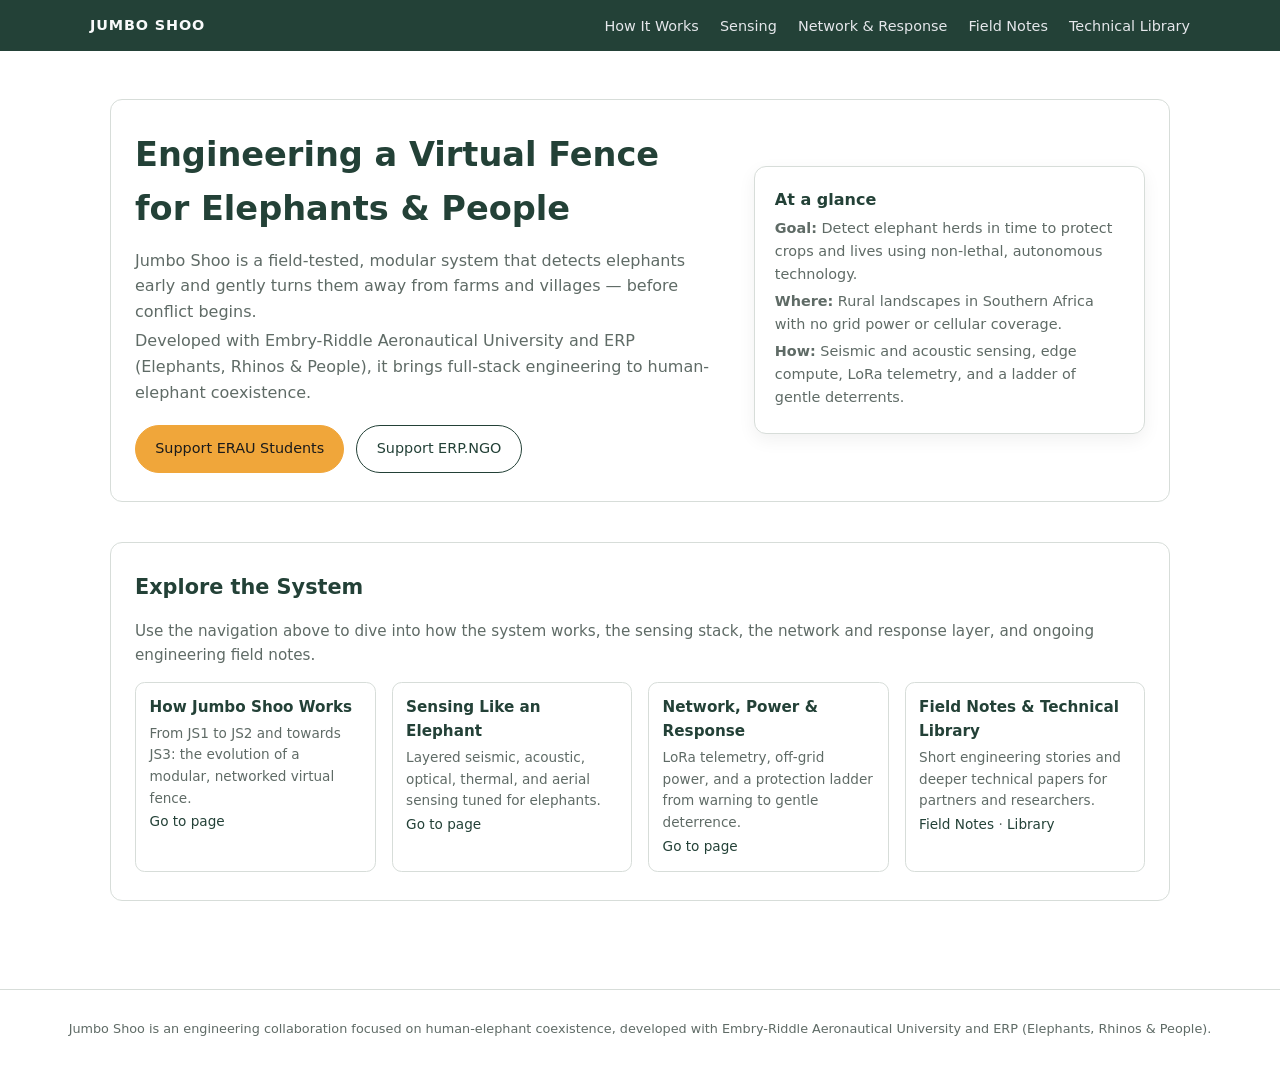
<file: index.html>
<!DOCTYPE html>
<html lang="en">
<head>
  <meta charset="UTF-8">
  <title>Jumbo Shoo – Engineering Coexistence</title>
  <meta name="viewport" content="width=device-width, initial-scale=1">

<!-- Privacy-friendly analytics by Plausible -->
<script async src="https://plausible.io/js/pa-RSeUyWGyPRyzJ_PIpyfzW.js"></script>
<script>
  window.plausible=window.plausible||function(){(plausible.q=plausible.q||[]).push(arguments)},plausible.init=plausible.init||function(i){plausible.o=i||{}};
  plausible.init()
</script>

  <link rel="stylesheet" href="styles.css">
</head>
<body>

<header>
  <div class="nav-inner">
    <div class="logo">Jumbo Shoo</div>
    <nav>
      <a href="how.html">How It Works</a>
      <a href="sensing.html">Sensing</a>
      <a href="network.html">Network &amp; Response</a>
      <a href="field-notes.html">Field Notes</a>
      <a href="library.html">Technical Library</a>
    </nav>
  </div>
</header>

<main>
  <section class="hero">
    <div>
      <h1>Engineering a Virtual Fence for Elephants &amp; People</h1>
      <p>Jumbo Shoo is a field-tested, modular system that detects elephants early and gently turns them away from farms and villages — before conflict begins.</p>
      <p>Developed with Embry-Riddle Aeronautical University and ERP (Elephants, Rhinos &amp; People), it brings full-stack engineering to human-elephant coexistence.</p>

      <div class="hero-cta">
<a href="https://crowdfunding.erau.edu/support-elephants-rhinos-and-people"
   class="btn btn-primary"
   target="_blank"
   rel="noopener">Support ERAU Students</a>

<a href="https://www.erp.ngo/donations/general-donations"
   class="btn btn-secondary"
   target="_blank"
   rel="noopener">Support ERP.NGO</a>
      </div>
    </div>
    <div class="hero-box">
      <h3>At a glance</h3>
      <p><strong>Goal:</strong> Detect elephant herds in time to protect crops and lives using non-lethal, autonomous technology.</p>
      <p><strong>Where:</strong> Rural landscapes in Southern Africa with no grid power or cellular coverage.</p>
      <p><strong>How:</strong> Seismic and acoustic sensing, edge compute, LoRa telemetry, and a ladder of gentle deterrents.</p>
    </div>
  </section>

  <section>
    <h2>Explore the System</h2>
    <p class="section-intro">
      Use the navigation above to dive into how the system works, the sensing stack, the network and response layer, and ongoing engineering field notes.
    </p>
    <div class="resource-list">
      <div class="resource-card">
        <h4>How Jumbo Shoo Works</h4>
        <p>From JS1 to JS2 and towards JS3: the evolution of a modular, networked virtual fence.</p>
        <p><a href="how.html">Go to page</a></p>
      </div>
      <div class="resource-card">
        <h4>Sensing Like an Elephant</h4>
        <p>Layered seismic, acoustic, optical, thermal, and aerial sensing tuned for elephants.</p>
        <p><a href="sensing.html">Go to page</a></p>
      </div>
      <div class="resource-card">
        <h4>Network, Power &amp; Response</h4>
        <p>LoRa telemetry, off-grid power, and a protection ladder from warning to gentle deterrence.</p>
        <p><a href="network.html">Go to page</a></p>
      </div>
      <div class="resource-card">
        <h4>Field Notes &amp; Technical Library</h4>
        <p>Short engineering stories and deeper technical papers for partners and researchers.</p>
        <p><a href="field-notes.html">Field Notes</a> · <a href="library.html">Library</a></p>
      </div>
    </div>
  </section>
</main>

<footer>
  <p>Jumbo Shoo is an engineering collaboration focused on human-elephant coexistence, developed with Embry-Riddle Aeronautical University and ERP (Elephants, Rhinos &amp; People).</p>
</footer>

</body>
</html>
</file>
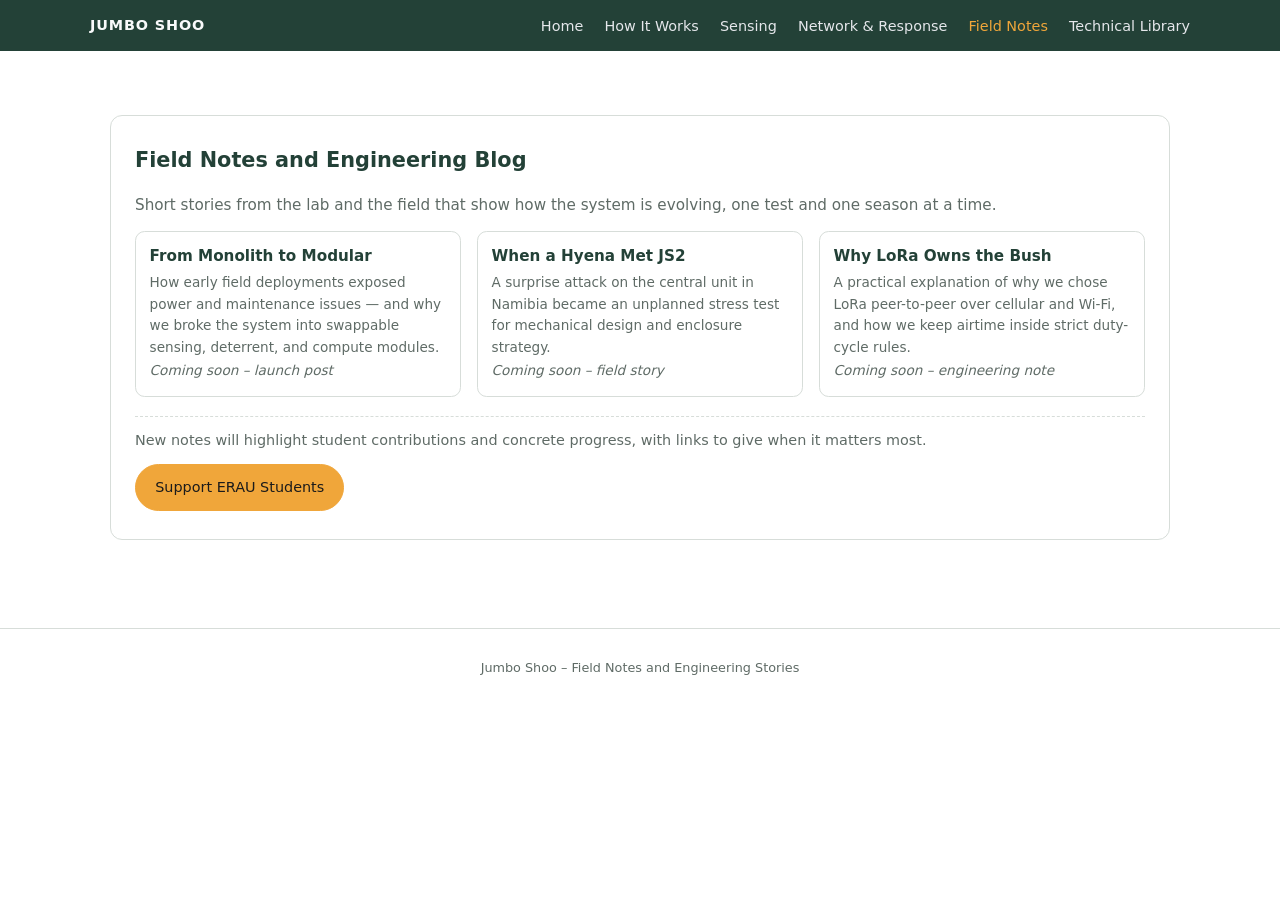
<file: field-notes.html>
<!DOCTYPE html>
<html lang="en">
<head>
  <meta charset="UTF-8">
  <title>Field Notes and Engineering Blog</title>
  <meta name="viewport" content="width=device-width, initial-scale=1">

<!-- Privacy-friendly analytics by Plausible -->
<script async src="https://plausible.io/js/pa-RSeUyWGyPRyzJ_PIpyfzW.js"></script>
<script>
  window.plausible=window.plausible||function(){(plausible.q=plausible.q||[]).push(arguments)},plausible.init=plausible.init||function(i){plausible.o=i||{}};
  plausible.init()
</script>

  <link rel="stylesheet" href="styles.css">
</head>
<body>

<header>
  <div class="nav-inner">
    <div class="logo">Jumbo Shoo</div>
    <nav>
      <a href="index.html">Home</a>
      <a href="how.html">How It Works</a>
      <a href="sensing.html">Sensing</a>
      <a href="network.html">Network &amp; Response</a>
      <a href="field-notes.html" class="active">Field Notes</a>
      <a href="library.html">Technical Library</a>
    </nav>
  </div>
</header>

<main>
  <section>
    <h2>Field Notes and Engineering Blog</h2>
    <p class="section-intro">
      Short stories from the lab and the field that show how the system is evolving, one test and one season at a time.
    </p>

    <div class="resource-list">
      <article class="resource-card">
        <h4>From Monolith to Modular</h4>
        <p>How early field deployments exposed power and maintenance issues — and why we broke the system into swappable sensing, deterrent, and compute modules.</p>
        <p><em>Coming soon – launch post</em></p>
      </article>
      <article class="resource-card">
        <h4>When a Hyena Met JS2</h4>
        <p>A surprise attack on the central unit in Namibia became an unplanned stress test for mechanical design and enclosure strategy.</p>
        <p><em>Coming soon – field story</em></p>
      </article>
      <article class="resource-card">
        <h4>Why LoRa Owns the Bush</h4>
        <p>A practical explanation of why we chose LoRa peer-to-peer over cellular and Wi-Fi, and how we keep airtime inside strict duty-cycle rules.</p>
        <p><em>Coming soon – engineering note</em></p>
      </article>
    </div>

    <div class="cta-strip">
      <p>New notes will highlight student contributions and concrete progress, with links to give when it matters most.</p>
<a href="https://crowdfunding.erau.edu/support-elephants-rhinos-and-people"
   class="btn btn-primary"
   target="_blank"
   rel="noopener">Support ERAU Students</a>    </div>
  </section>
</main>

<footer>
  <p>Jumbo Shoo – Field Notes and Engineering Stories</p>
</footer>

</body>
</html>
</file>
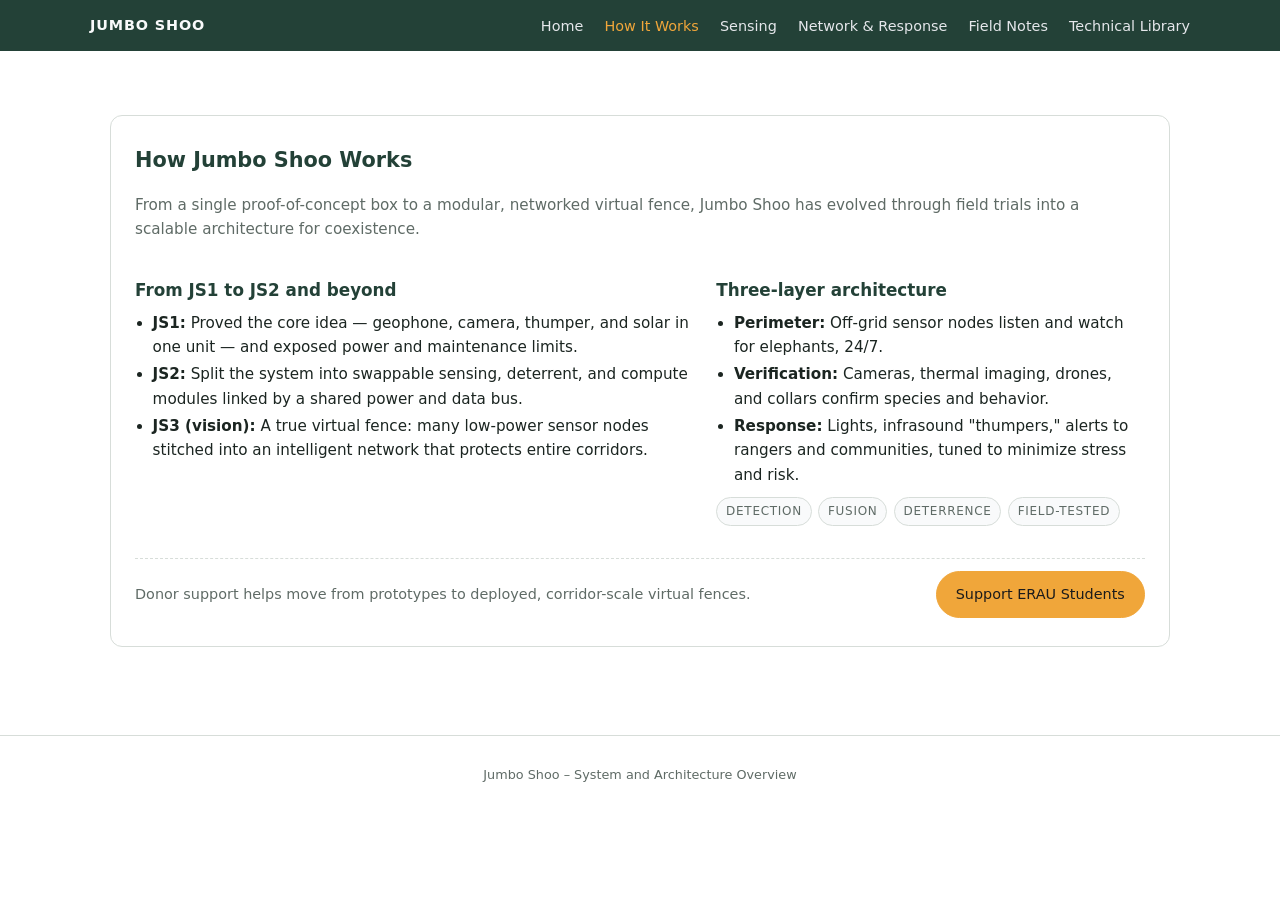
<file: how.html>
<!DOCTYPE html>
<html lang="en">
<head>
  <meta charset="UTF-8">
  <title>How Jumbo Shoo Works</title>
  <meta name="viewport" content="width=device-width, initial-scale=1">

<!-- Privacy-friendly analytics by Plausible -->
<script async src="https://plausible.io/js/pa-RSeUyWGyPRyzJ_PIpyfzW.js"></script>
<script>
  window.plausible=window.plausible||function(){(plausible.q=plausible.q||[]).push(arguments)},plausible.init=plausible.init||function(i){plausible.o=i||{}};
  plausible.init()
</script>

  <link rel="stylesheet" href="styles.css">
</head>
<body>

<header>
  <div class="nav-inner">
    <div class="logo">Jumbo Shoo</div>
    <nav>
      <a href="index.html">Home</a>
      <a href="how.html" class="active">How It Works</a>
      <a href="sensing.html">Sensing</a>
      <a href="network.html">Network &amp; Response</a>
      <a href="field-notes.html">Field Notes</a>
      <a href="library.html">Technical Library</a>
    </nav>
  </div>
</header>

<main>
  <section>
    <h2>How Jumbo Shoo Works</h2>
    <p class="section-intro">
      From a single proof-of-concept box to a modular, networked virtual fence, Jumbo Shoo has evolved through field trials into a scalable architecture for coexistence.
    </p>

    <div class="two-col">
      <div>
        <h3>From JS1 to JS2 and beyond</h3>
        <ul>
          <li><strong>JS1:</strong> Proved the core idea — geophone, camera, thumper, and solar in one unit — and exposed power and maintenance limits.</li>
          <li><strong>JS2:</strong> Split the system into swappable sensing, deterrent, and compute modules linked by a shared power and data bus.</li>
          <li><strong>JS3 (vision):</strong> A true virtual fence: many low-power sensor nodes stitched into an intelligent network that protects entire corridors.</li>
        </ul>
      </div>
      <div>
        <h3>Three-layer architecture</h3>
        <ul>
          <li><strong>Perimeter:</strong> Off-grid sensor nodes listen and watch for elephants, 24/7.</li>
          <li><strong>Verification:</strong> Cameras, thermal imaging, drones, and collars confirm species and behavior.</li>
          <li><strong>Response:</strong> Lights, infrasound "thumpers," alerts to rangers and communities, tuned to minimize stress and risk.</li>
        </ul>
        <div class="pill-row">
          <span class="pill">Detection</span>
          <span class="pill">Fusion</span>
          <span class="pill">Deterrence</span>
          <span class="pill">Field-tested</span>
        </div>
      </div>
    </div>

    <div class="cta-strip">
      <p>Donor support helps move from prototypes to deployed, corridor-scale virtual fences.</p>
<a href="https://crowdfunding.erau.edu/support-elephants-rhinos-and-people"
   class="btn btn-primary"
   target="_blank"
   rel="noopener">Support ERAU Students</a>    </div>
  </section>
</main>

<footer>
  <p>Jumbo Shoo – System and Architecture Overview</p>
</footer>

</body>
</html>
</file>
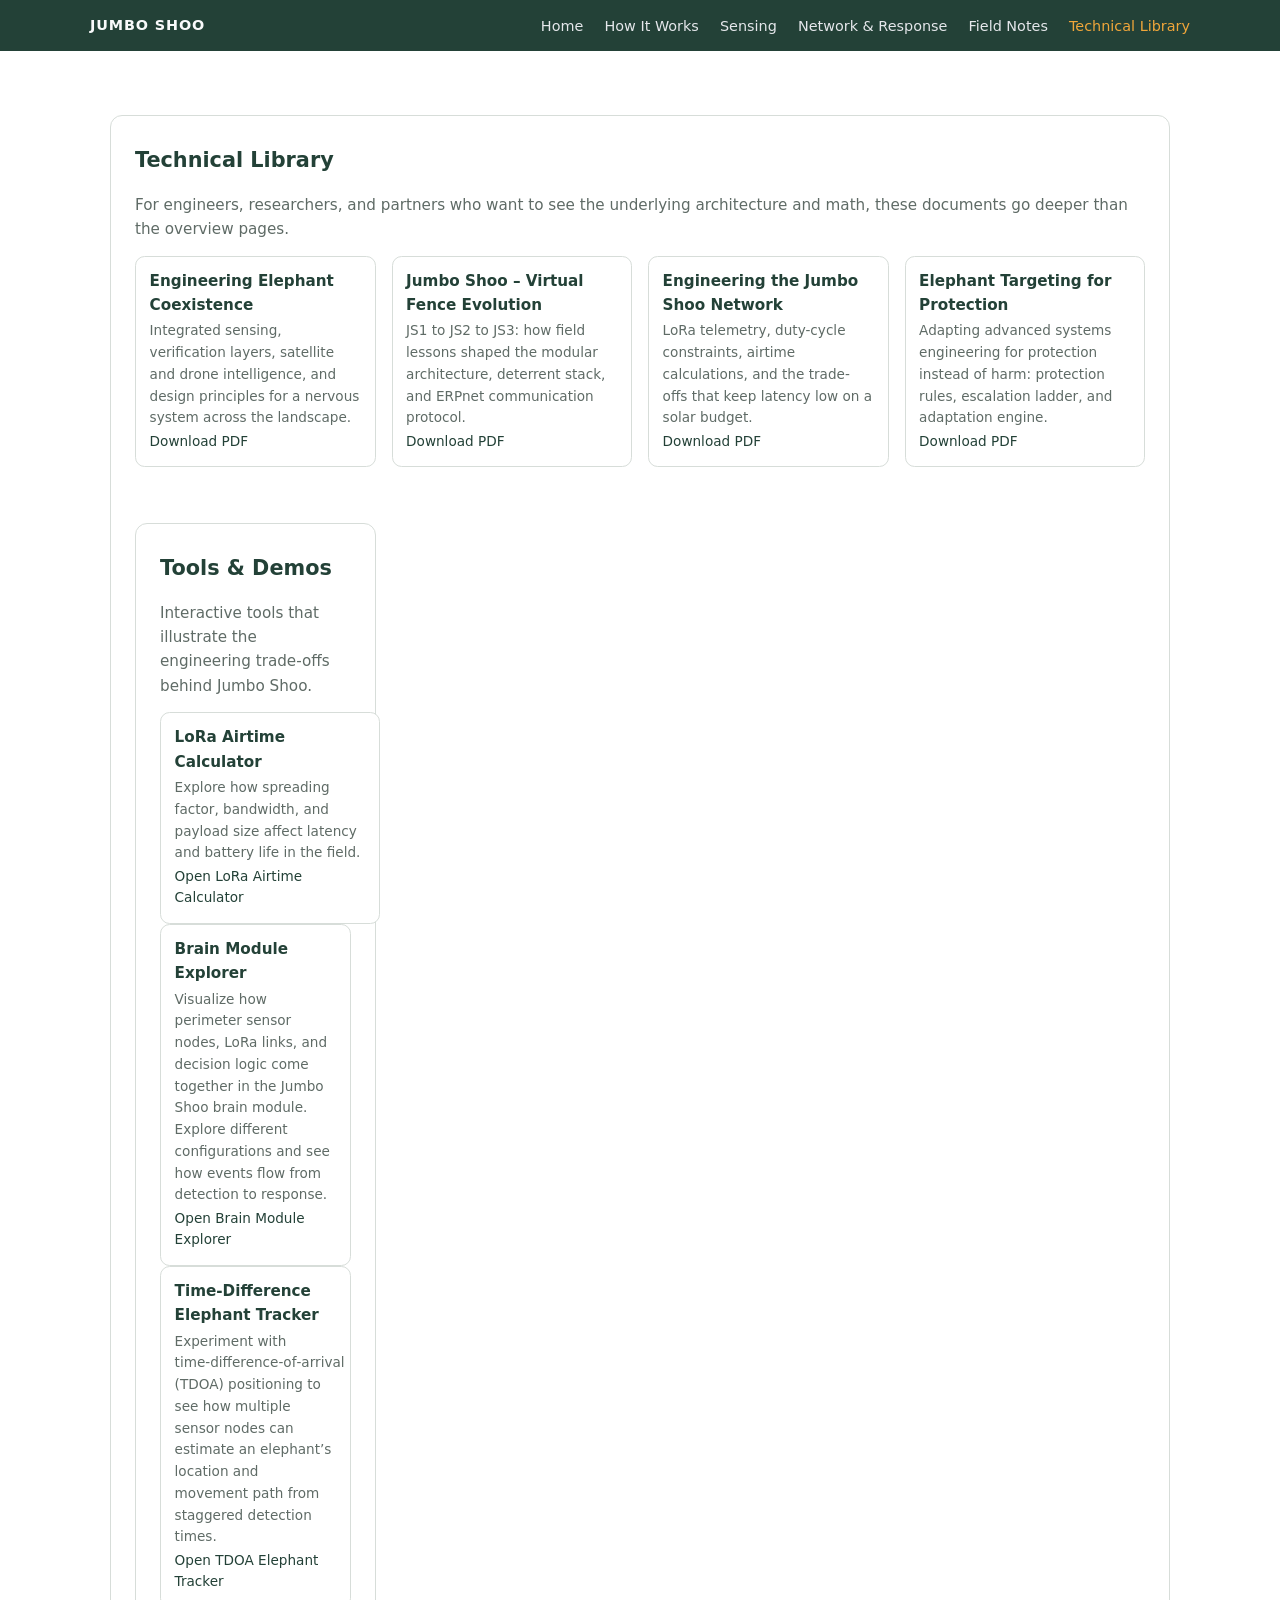
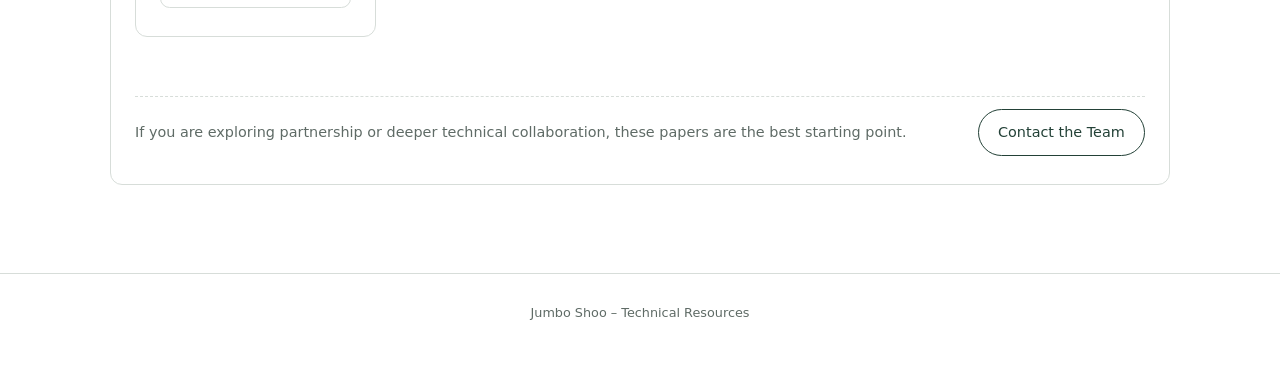
<file: library.html>
<!DOCTYPE html>
<html lang="en">
<head>
  <meta charset="UTF-8">
  <title>Technical Library – Jumbo Shoo</title>
  <meta name="viewport" content="width=device-width, initial-scale=1">

<!-- Privacy-friendly analytics by Plausible -->
<script async src="https://plausible.io/js/pa-RSeUyWGyPRyzJ_PIpyfzW.js"></script>
<script>
  window.plausible=window.plausible||function(){(plausible.q=plausible.q||[]).push(arguments)},plausible.init=plausible.init||function(i){plausible.o=i||{}};
  plausible.init()
</script>

  <link rel="stylesheet" href="styles.css">
</head>
<body>

<header>
  <div class="nav-inner">
    <div class="logo">Jumbo Shoo</div>
    <nav>
      <a href="index.html">Home</a>
      <a href="how.html">How It Works</a>
      <a href="sensing.html">Sensing</a>
      <a href="network.html">Network &amp; Response</a>
      <a href="field-notes.html">Field Notes</a>
      <a href="library.html" class="active">Technical Library</a>
    </nav>
  </div>
</header>

<main>
  <section>
    <h2>Technical Library</h2>
    <p class="section-intro">
      For engineers, researchers, and partners who want to see the underlying architecture and math, these documents go deeper than the overview pages.
    </p>

    <div class="resource-list">
      <div class="resource-card">
        <h4>Engineering Elephant Coexistence</h4>
        <p>Integrated sensing, verification layers, satellite and drone intelligence, and design principles for a nervous system across the landscape.</p>
        <p><a href="#">Download PDF</a></p>
      </div>
      <div class="resource-card">
        <h4>Jumbo Shoo – Virtual Fence Evolution</h4>
        <p>JS1 to JS2 to JS3: how field lessons shaped the modular architecture, deterrent stack, and ERPnet communication protocol.</p>
        <p><a href="#">Download PDF</a></p>
      </div>
      <div class="resource-card">
        <h4>Engineering the Jumbo Shoo Network</h4>
        <p>LoRa telemetry, duty-cycle constraints, airtime calculations, and the trade-offs that keep latency low on a solar budget.</p>
        <p><a href="#">Download PDF</a></p>
      </div>
      <div class="resource-card">
        <h4>Elephant Targeting for Protection</h4>
        <p>Adapting advanced systems engineering for protection instead of harm: protection rules, escalation ladder, and adaptation engine.</p>
        <p><a href="#">Download PDF</a></p>
      </div>
<section>
  <h2>Tools &amp; Demos</h2>
  <p class="section-intro">
    Interactive tools that illustrate the engineering trade-offs behind Jumbo Shoo.
  </p>

  <div class="resource-list">
    <div class="resource-card">
      <h4>LoRa Airtime Calculator</h4>
      <p>Explore how spreading factor, bandwidth, and payload size affect latency and battery life in the field.</p>
      <p>
        <a href="https://jumboshoo-loracalc.vercel.app/" target="_blank">
          Open LoRa Airtime Calculator
        </a>
      </p>
    </div>
  </div>
<div class="resource-card">
  <h4>Brain Module Explorer</h4>
  <p>
    Visualize how perimeter sensor nodes, LoRa links, and decision logic
    come together in the Jumbo Shoo brain module. Explore different
    configurations and see how events flow from detection to response.
  </p>
  <p>
    <a href="https://brain-module-v3.vercel.app/" target="_blank">
      Open Brain Module Explorer
    </a>
  </p>
</div>
<div class="resource-card">
  <h4>Time‑Difference Elephant Tracker</h4>
  <p>
    Experiment with time‑difference‑of‑arrival (TDOA) positioning to see
    how multiple sensor nodes can estimate an elephant’s location and
    movement path from staggered detection times.
  </p>
  <p>
    <a href="https://tdoa-elephant-tracker-v2.vercel.app/" target="_blank">
      Open TDOA Elephant Tracker
    </a>
  </p>
</div>
</section>
    </div>

    <div class="cta-strip">
      <p>If you are exploring partnership or deeper technical collaboration, these papers are the best starting point.</p>
      <a href="mailto:info@example-jumboshoo.org" class="btn btn-secondary">Contact the Team</a>
    </div>
  </section>
</main>

<footer>
  <p>Jumbo Shoo – Technical Resources</p>
</footer>

</body>
</html>
</file>
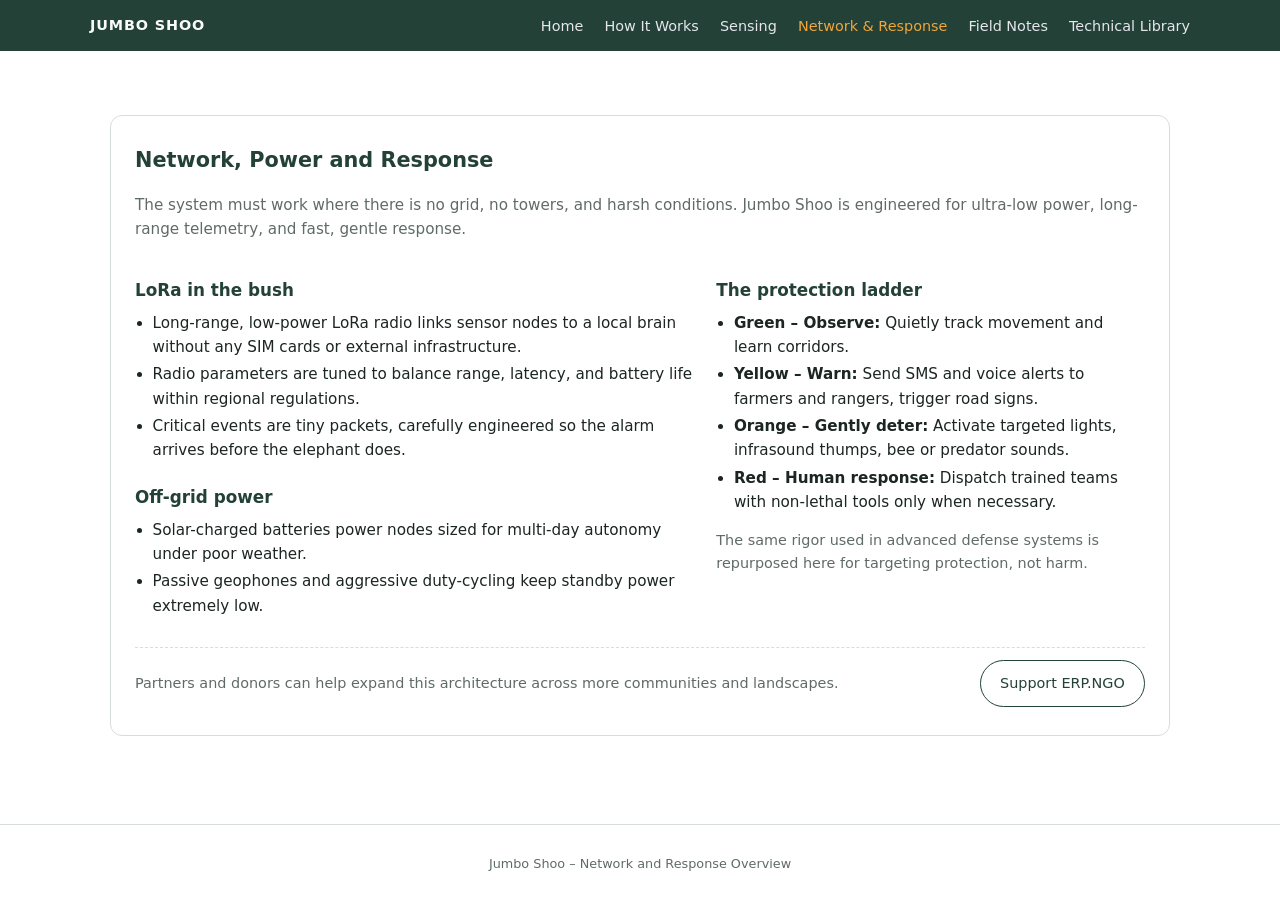
<file: network.html>
<!DOCTYPE html>
<html lang="en">
<head>
  <meta charset="UTF-8">
  <title>Network, Power and Response</title>
  <meta name="viewport" content="width=device-width, initial-scale=1">

<!-- Privacy-friendly analytics by Plausible -->
<script async src="https://plausible.io/js/pa-RSeUyWGyPRyzJ_PIpyfzW.js"></script>
<script>
  window.plausible=window.plausible||function(){(plausible.q=plausible.q||[]).push(arguments)},plausible.init=plausible.init||function(i){plausible.o=i||{}};
  plausible.init()
</script>

  <link rel="stylesheet" href="styles.css">
</head>
<body>

<header>
  <div class="nav-inner">
    <div class="logo">Jumbo Shoo</div>
    <nav>
      <a href="index.html">Home</a>
      <a href="how.html">How It Works</a>
      <a href="sensing.html">Sensing</a>
      <a href="network.html" class="active">Network &amp; Response</a>
      <a href="field-notes.html">Field Notes</a>
      <a href="library.html">Technical Library</a>
    </nav>
  </div>
</header>

<main>
  <section>
    <h2>Network, Power and Response</h2>
    <p class="section-intro">
      The system must work where there is no grid, no towers, and harsh conditions. Jumbo Shoo is engineered for ultra-low power, long-range telemetry, and fast, gentle response.
    </p>

    <div class="two-col">
      <div>
        <h3>LoRa in the bush</h3>
        <ul>
          <li>Long-range, low-power LoRa radio links sensor nodes to a local brain without any SIM cards or external infrastructure.</li>
          <li>Radio parameters are tuned to balance range, latency, and battery life within regional regulations.</li>
          <li>Critical events are tiny packets, carefully engineered so the alarm arrives before the elephant does.</li>
        </ul>
        <h3>Off-grid power</h3>
        <ul>
          <li>Solar-charged batteries power nodes sized for multi-day autonomy under poor weather.</li>
          <li>Passive geophones and aggressive duty-cycling keep standby power extremely low.</li>
        </ul>
      </div>
      <div>
        <h3>The protection ladder</h3>
        <ul>
          <li><strong>Green – Observe:</strong> Quietly track movement and learn corridors.</li>
          <li><strong>Yellow – Warn:</strong> Send SMS and voice alerts to farmers and rangers, trigger road signs.</li>
          <li><strong>Orange – Gently deter:</strong> Activate targeted lights, infrasound thumps, bee or predator sounds.</li>
          <li><strong>Red – Human response:</strong> Dispatch trained teams with non-lethal tools only when necessary.</li>
        </ul>
        <p class="note">
          The same rigor used in advanced defense systems is repurposed here for targeting protection, not harm.
        </p>
      </div>
    </div>

    <div class="cta-strip">
      <p>Partners and donors can help expand this architecture across more communities and landscapes.</p>
<a href="https://www.erp.ngo/donations/general-donations"
   class="btn btn-secondary"
   target="_blank"
   rel="noopener">Support ERP.NGO</a>    </div>
  </section>
</main>

<footer>
  <p>Jumbo Shoo – Network and Response Overview</p>
</footer>

</body>
</html>
</file>
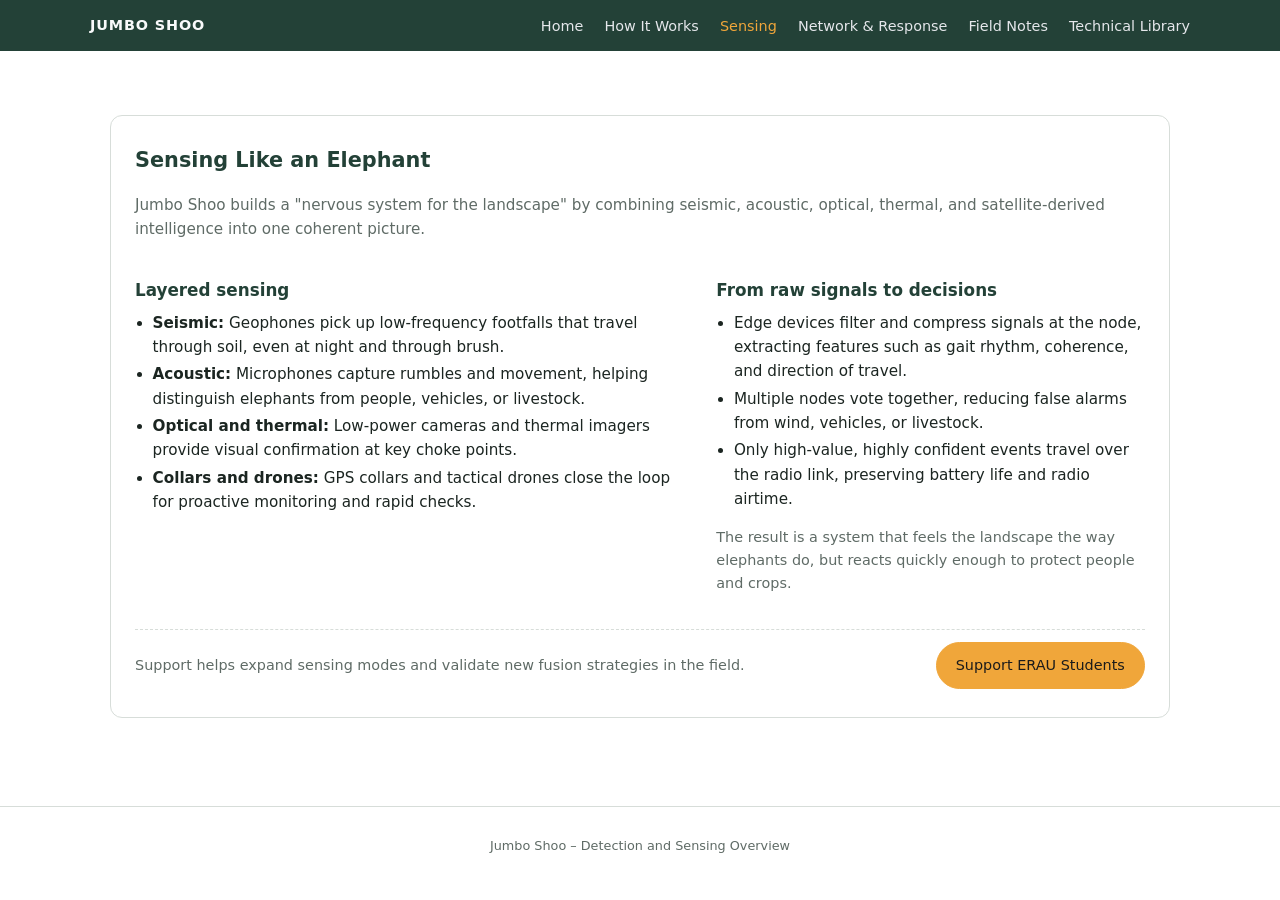
<file: sensing.html>
<!DOCTYPE html>
<html lang="en">
<head>
  <meta charset="UTF-8">
  <title>Sensing Like an Elephant</title>
  <meta name="viewport" content="width=device-width, initial-scale=1">

<!-- Privacy-friendly analytics by Plausible -->
<script async src="https://plausible.io/js/pa-RSeUyWGyPRyzJ_PIpyfzW.js"></script>
<script>
  window.plausible=window.plausible||function(){(plausible.q=plausible.q||[]).push(arguments)},plausible.init=plausible.init||function(i){plausible.o=i||{}};
  plausible.init()
</script>

  <link rel="stylesheet" href="styles.css">
</head>
<body>

<header>
  <div class="nav-inner">
    <div class="logo">Jumbo Shoo</div>
    <nav>
      <a href="index.html">Home</a>
      <a href="how.html">How It Works</a>
      <a href="sensing.html" class="active">Sensing</a>
      <a href="network.html">Network &amp; Response</a>
      <a href="field-notes.html">Field Notes</a>
      <a href="library.html">Technical Library</a>
    </nav>
  </div>
</header>

<main>
  <section>
    <h2>Sensing Like an Elephant</h2>
    <p class="section-intro">
      Jumbo Shoo builds a "nervous system for the landscape" by combining seismic, acoustic, optical, thermal, and satellite-derived intelligence into one coherent picture.
    </p>

    <div class="two-col">
      <div>
        <h3>Layered sensing</h3>
        <ul>
          <li><strong>Seismic:</strong> Geophones pick up low-frequency footfalls that travel through soil, even at night and through brush.</li>
          <li><strong>Acoustic:</strong> Microphones capture rumbles and movement, helping distinguish elephants from people, vehicles, or livestock.</li>
          <li><strong>Optical and thermal:</strong> Low-power cameras and thermal imagers provide visual confirmation at key choke points.</li>
          <li><strong>Collars and drones:</strong> GPS collars and tactical drones close the loop for proactive monitoring and rapid checks.</li>
        </ul>
      </div>
      <div>
        <h3>From raw signals to decisions</h3>
        <ul>
          <li>Edge devices filter and compress signals at the node, extracting features such as gait rhythm, coherence, and direction of travel.</li>
          <li>Multiple nodes vote together, reducing false alarms from wind, vehicles, or livestock.</li>
          <li>Only high-value, highly confident events travel over the radio link, preserving battery life and radio airtime.</li>
        </ul>
        <p class="note">
          The result is a system that feels the landscape the way elephants do, but reacts quickly enough to protect people and crops.
        </p>
      </div>
    </div>

    <div class="cta-strip">
      <p>Support helps expand sensing modes and validate new fusion strategies in the field.</p>
<a href="https://crowdfunding.erau.edu/support-elephants-rhinos-and-people"
   class="btn btn-primary"
   target="_blank"
   rel="noopener">Support ERAU Students</a>    </div>
  </section>
</main>

<footer>
  <p>Jumbo Shoo – Detection and Sensing Overview</p>
</footer>

</body>
</html>
</file>
<file: styles.css>
:root {
  --bg: #f4f5f0;
  --bg-alt: #ffffff;
  --accent: #f0a63a;
  --accent-dark: #c67f16;
  --primary-dark: #234137;
  --text: #1b2521;
  --muted: #5f6b66;
  --border: #d7ddd9;
}

* { box-sizing: border-box; }

body {
  margin: 0;
  font-family: system-ui, -apple-system, BlinkMacSystemFont, "Segoe UI", sans-serif;
  background: --bg;
  color: var(--text);
  line-height: 1.6;
}

a { color: var(--primary-dark); text-decoration: none; }
a:hover { text-decoration: underline; }

header {
  background: var(--primary-dark);
  color: #f9fafb;
  padding: 0.8rem 1.2rem;
}

.nav-inner {
  max-width: 1100px;
  margin: 0 auto;
  display: flex;
  align-items: center;
  justify-content: space-between;
  gap: 1rem;
}

.logo {
  font-weight: 600;
  letter-spacing: 0.06em;
  text-transform: uppercase;
  font-size: 0.9rem;
}

nav a {
  margin-left: 1rem;
  font-size: 0.9rem;
  color: #e5e7eb;
}
nav a:hover { color: #ffffff; }
nav a.active { color: var(--accent); }

main {
  max-width: 1100px;
  margin: 0 auto;
  padding: 1.5rem 1.25rem 3rem;
}

.hero {
  display: grid;
  grid-template-columns: minmax(0, 3fr) minmax(0, 2fr);
  gap: 2rem;
  align-items: center;
  margin: 1.5rem 0 2.5rem;
}

.hero h1 {
  font-size: 2.1rem;
  margin: 0 0 0.75rem;
  color: var(--primary-dark);
}

.hero p { margin: 0.25rem 0; color: var(--muted); }

.hero-cta {
  margin-top: 1.25rem;
  display: flex;
  flex-wrap: wrap;
  gap: 0.75rem;
}

.btn {
  display: inline-block;
  padding: 0.7rem 1.2rem;
  border-radius: 999px;
  font-size: 0.9rem;
  font-weight: 500;
  border: 1px solid transparent;
  cursor: pointer;
  text-align: center;
  white-space: nowrap;
}

.btn-primary {
  background: var(--accent);
  border-color: var(--accent);
  color: #1b1b1b;
}
.btn-primary:hover {
  background: var(--accent-dark);
  border-color: var(--accent-dark);
  color: #fdfaf4;
}

/* Option 2: outline, dark text, readable on light backgrounds */
.btn-secondary {
  background: transparent;
  border-color: var(--primary-dark);
  color: var(--primary-dark);
}
.btn-secondary:hover {
  background: var(--primary-dark);
  border-color: var(--primary-dark);
  color: #fdfaf4;
}

.hero-box {
  background: #ffffff;
  border-radius: 0.75rem;
  padding: 1.25rem;
  font-size: 0.9rem;
  border: 1px solid var(--border);
  box-shadow: 0 6px 18px rgba(0, 0, 0, 0.06);
}
.hero-box h3 {
  margin-top: 0;
  margin-bottom: 0.25rem;
  font-size: 1rem;
  color: var(--primary-dark);
}
.hero-box p { margin: 0.25rem 0; }

section {
  margin: 2.5rem 0;
  background: var(--bg-alt);
  border-radius: 0.75rem;
  border: 1px solid var(--border);
  padding: 1.75rem 1.5rem;
}

section h2 {
  margin-top: 0;
  font-size: 1.3rem;
  margin-bottom: 0.6rem;
  color: var(--primary-dark);
}

section h3 {
  font-size: 1.05rem;
  margin-top: 1.35rem;
  margin-bottom: 0.4rem;
  color: var(--primary-dark);
}

.section-intro {
  color: var(--muted);
  font-size: 0.95rem;
  margin-bottom: 0.9rem;
}

.two-col {
  display: grid;
  grid-template-columns: minmax(0, 1.3fr) minmax(0, 1fr);
  gap: 1.5rem;
}

ul {
  padding-left: 1.1rem;
  margin: 0.3rem 0 0.6rem;
}
li {
  margin: 0.2rem 0;
  font-size: 0.95rem;
}

.pill-row {
  display: flex;
  flex-wrap: wrap;
  gap: 0.4rem;
  margin: 0.5rem 0 0.8rem;
}
.pill {
  font-size: 0.75rem;
  text-transform: uppercase;
  letter-spacing: 0.06em;
  border-radius: 999px;
  border: 1px solid var(--border);
  padding: 0.25rem 0.55rem;
  color: var(--muted);
  background: #f9fafb;
}

.cta-strip {
  margin-top: 1.2rem;
  padding-top: 0.75rem;
  border-top: 1px dashed var(--border);
  display: flex;
  flex-wrap: wrap;
  gap: 0.75rem;
  align-items: center;
  justify-content: space-between;
}
.cta-strip p {
  margin: 0;
  font-size: 0.9rem;
  color: var(--muted);
}

.resource-list {
  display: grid;
  grid-template-columns: repeat(auto-fit, minmax(220px, 1fr));
  gap: 1rem;
  margin-top: 0.8rem;
}

.resource-card {
  border-radius: 0.6rem;
  border: 1px solid var(--border);
  padding: 0.75rem 0.85rem;
  background: #ffffff;
  font-size: 0.9rem;
}
.resource-card h4 {
  margin: 0 0 0.2rem;
  font-size: 0.95rem;
  color: var(--primary-dark);
}
.resource-card p {
  margin: 0.1rem 0;
  color: var(--muted);
  font-size: 0.85rem;
}

.note {
  font-size: 0.9rem;
  color: var(--muted);
}

footer {
  border-top: 1px solid var(--border);
  padding: 1rem 1.25rem 1.8rem;
  font-size: 0.8rem;
  color: var(--muted);
  text-align: center;
}

@media (max-width: 800px) {
  .hero {
    grid-template-columns: minmax(0, 1fr);
  }
  .two-col {
    grid-template-columns: minmax(0, 1fr);
  }
}
</file>
